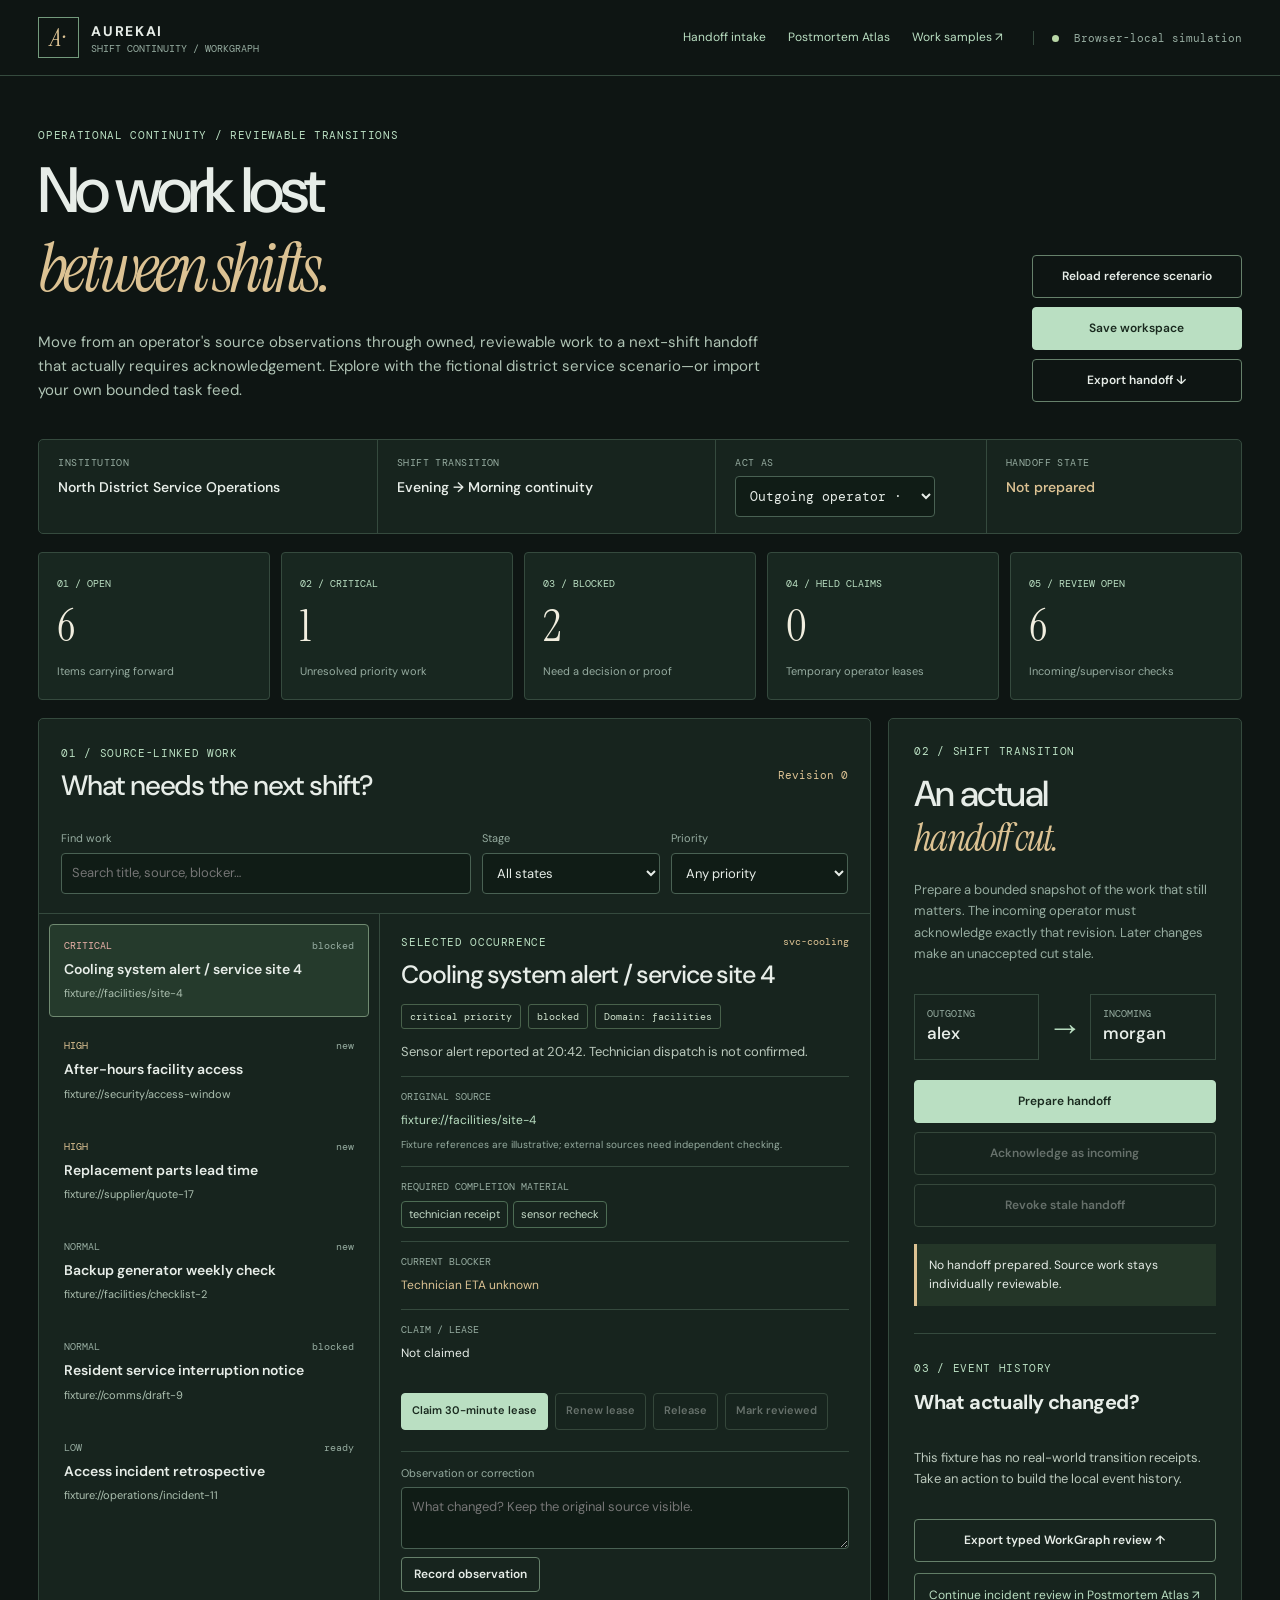
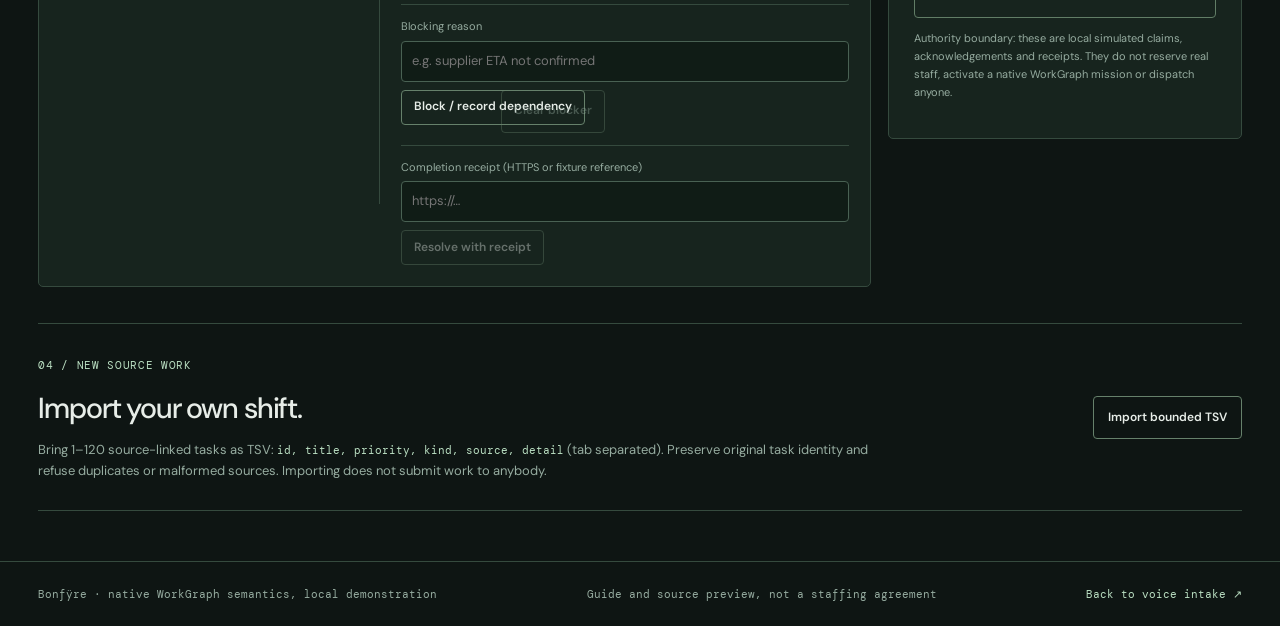
<file: site/continuity/index.html>
<!doctype html><html lang="en"><head><meta charset="utf-8">
<meta name="viewport" content="width=device-width,initial-scale=1"><meta name="color-scheme" content="dark">
<meta name="description" content="Aurekai Shift Continuity: source-linked operator handoffs, task ownership, incident review, acknowledged next-shift work and correction receipts.">
<link rel="canonical" href="https://nickgonzales76017.github.io/pages-shift-handoff/continuity/">
<link rel="stylesheet" href="./studio.css"><script type="module" src="./studio.mjs"></script>
<title>Shift Continuity Studio · Aurekai</title></head><body>
<a class="skip" href="#work">Skip to workbench</a>
<header class="topbar">
<a class="identity" href="../"><span class="brandmark">A·</span><span>AUREKAI<small>SHIFT CONTINUITY / WORKGRAPH</small></span></a>
<nav aria-label="Navigate Aurekai experiences"><a href="../">Handoff intake</a><a href="https://nickgonzales76017.github.io/pages-postmortem-atlas/">Postmortem Atlas</a><a href="https://nickgonzales76017.github.io/bonfyre/#experiences">Work samples ↗</a></nav>
<span class="local"><span class="dot"></span> Browser-local simulation</span>
</header>
<main id="work">
<section class="intro"><div class="eyebrow">OPERATIONAL CONTINUITY / REVIEWABLE TRANSITIONS</div>
<div class="hero"><div><h1>No work lost<br><em>between shifts.</em></h1><p>Move from an operator's source observations through owned, reviewable work to a next-shift handoff that actually requires acknowledgement. Explore with the fictional district service scenario—or import your own bounded task feed.</p></div>
<div class="hero-actions"><button id="load" class="quiet" type="button">Reload reference scenario</button><button id="save" class="primary" type="button">Save workspace</button><button id="export" class="outline" type="button">Export handoff ↓</button></div></div>
</section>
<section class="controlbar" aria-label="Shift ownership">
<div class="cell"><span>INSTITUTION</span><strong id="team">North District Service Operations</strong></div>
<div class="cell"><span>SHIFT TRANSITION</span><strong id="shift">Evening → Morning continuity</strong></div>
<label class="cell actor">ACT AS <select id="actor" aria-label="Choose simulated actor"></select></label>
<div class="cell state"><span>HANDOFF STATE</span><strong id="handoffState">Not prepared</strong></div>
</section>
<section class="metrics" aria-label="Current work state">
<div class="metric"><span>01 / OPEN</span><strong id="openCount">—</strong><small>Items carrying forward</small></div>
<div class="metric"><span>02 / CRITICAL</span><strong id="criticalCount">—</strong><small>Unresolved priority work</small></div>
<div class="metric"><span>03 / BLOCKED</span><strong id="blockedCount">—</strong><small>Need a decision or proof</small></div>
<div class="metric"><span>04 / HELD CLAIMS</span><strong id="claimCount">—</strong><small>Temporary operator leases</small></div>
<div class="metric"><span>05 / REVIEW OPEN</span><strong id="reviewCount">—</strong><small>Incoming/supervisor checks</small></div>
</section>
<section class="main-grid">
<div class="operations">
<div class="panel-header"><div><span class="eyebrow">01 / SOURCE-LINKED WORK</span><h2>What needs the next shift?</h2></div><span id="revision" class="revision">Revision 0</span></div>
<div class="filters"><label>Find work<input id="query" type="search" placeholder="Search title, source, blocker…" aria-label="Search work"></label>
<label>Stage<select id="stageFilter"><option value="all">All states</option><option value="open">Open work</option><option value="blocked">Blocked</option><option value="claimed">Claimed</option><option value="resolved">Resolved</option></select></label>
<label>Priority<select id="priorityFilter"><option value="all">Any priority</option><option value="critical">Critical</option><option value="high">High</option><option value="normal">Normal</option><option value="low">Low</option></select></label>
</div>
<div class="task-layout">
<div id="taskList" class="task-list" aria-label="Indexed operational tasks"></div>
<section class="detail" aria-label="Selected task detail">
<div class="detail-caption"><span class="eyebrow">SELECTED OCCURRENCE</span><span id="taskId" class="mono">—</span></div>
<h3 id="taskTitle">Choose a work item</h3>
<div class="detail-tags"><span id="taskPriority">—</span><span id="taskStage">—</span><span id="taskOwner">—</span></div>
<p id="taskDescription" class="description"></p>
<div class="source-field"><span>ORIGINAL SOURCE</span><a href="#" id="taskSource" rel="noopener noreferrer" target="_blank">—</a><small>Fixture references are illustrative; external sources need independent checking.</small></div>
<div class="source-field"><span>REQUIRED COMPLETION MATERIAL</span><div id="requirements" class="requirements"></div></div>
<div class="source-field"><span>CURRENT BLOCKER</span><p id="taskBlocker" class="blocker">—</p></div>
<div class="source-field"><span>CLAIM / LEASE</span><p id="taskClaim">Not assigned</p></div>
<div class="actions">
<button type="button" id="claim" class="primary">Claim 30-minute lease</button>
<button type="button" id="renew" class="outline">Renew lease</button>
<button type="button" id="release" class="outline">Release</button>
<button type="button" id="review" class="outline">Mark reviewed</button>
</div>
<div class="forms">
<form id="noteForm" class="action-form"><label>Observation or correction<textarea name="note" required maxlength="1200" rows="2" placeholder="What changed? Keep the original source visible."></textarea></label><button class="small" type="submit">Record observation</button></form>
<form id="blockForm" class="action-form"><label>Blocking reason<input name="reason" required maxlength="260" placeholder="e.g. supplier ETA not confirmed"></label><button class="small" type="submit">Block / record dependency</button><button id="unblock" class="small subtle" type="button">Clear blocker</button></form>
<form id="resolveForm" class="action-form"><label>Completion receipt (HTTPS or fixture reference)<input name="receipt" required maxlength="500" placeholder="https://…"></label><button class="small" type="submit">Resolve with receipt</button></form>
</div>
</section>
</div>
</div>
<aside class="handoff-panel">
<div class="eyebrow">02 / SHIFT TRANSITION</div><h2>An actual<br><em>handoff cut.</em></h2>
<p>Prepare a bounded snapshot of the work that still matters. The incoming operator must acknowledge exactly that revision. Later changes make an unaccepted cut stale.</p>
<div class="handoff-people"><div><span>OUTGOING</span><strong id="outgoing">Alex</strong></div><div class="transfer">→</div><div><span>INCOMING</span><strong id="incoming">Morgan</strong></div></div>
<div class="handoff-actions"><button class="primary" id="prepare" type="button">Prepare handoff</button><button class="outline" id="accept" type="button">Acknowledge as incoming</button><button class="outline" id="revoke" type="button">Revoke stale handoff</button></div>
<div class="handoff-receipt" id="handoffReceipt" aria-live="polite">No handoff prepared. Source work stays individually reviewable.</div>
<hr>
<div class="eyebrow">03 / EVENT HISTORY</div><h3>What actually changed?</h3><div id="journal" class="journal" aria-label="Recorded local transitions"></div>
<button type="button" id="downloadYaff" class="outline full">Export typed WorkGraph review ↑</button>
<a id="postmortem" href="https://nickgonzales76017.github.io/pages-postmortem-atlas/" target="_blank" rel="noopener noreferrer" class="postmortem">Continue incident review in Postmortem Atlas ↗</a>
<p class="legal">Authority boundary: these are local simulated claims, acknowledgements and receipts. They do not reserve real staff, activate a native WorkGraph mission or dispatch anyone.</p>
</aside>
</section>
<section class="import-section"><div><span class="eyebrow">04 / NEW SOURCE WORK</span><h2>Import your own shift.</h2><p>Bring 1–120 source-linked tasks as TSV: <code>id, title, priority, kind, source, detail</code> (tab separated). Preserve original task identity and refuse duplicates or malformed sources. Importing does not submit work to anybody.</p></div><label class="upload">Import bounded TSV<input type="file" id="tsv" hidden accept=".tsv,text/tab-separated-values,text/plain"></label></section>
</main><footer><span>Bonfÿre · native WorkGraph semantics, local demonstration</span><span>Guide and source preview, not a staffing agreement</span><a href="../">Back to voice intake ↗</a></footer>
<div id="toast" class="toast" role="status" aria-live="polite"></div>
</body></html>
</file>
<file: site/continuity/studio.css>
@import url('https://fonts.googleapis.com/css2?family=DM+Sans:wght@400;500;600;700&family=DM+Mono:wght@400;500&family=Instrument+Serif:ital@0;1&display=swap');
:root{color-scheme:dark;--bg:#0e1513;--ink:#e7ede8;--muted:#96aca0;--mint:#badfc2;--gold:#dcc293;--red:#e0a8a0;--line:#354a3e;--panel:#17241e;--raised:#1e3026;--mono:'DM Mono',ui-monospace,monospace;--sans:'DM Sans',system-ui,sans-serif;--serif:'Instrument Serif',Georgia,serif}
*{box-sizing:border-box}body{margin:0;background:var(--bg);color:var(--ink);font:14px/1.6 var(--sans)}a{color:var(--mint);text-decoration:none}a:hover{color:var(--gold)}button,input,select,textarea{font:inherit}button{cursor:pointer}button:disabled{opacity:.38;cursor:not-allowed}input,select,textarea{color:var(--ink);min-height:41px;border:1px solid #496153;border-radius:4px;background:#101c16;padding:9px 10px;font-size:13px;max-width:100%}textarea{resize:vertical}input:focus,select:focus,textarea:focus{border-color:var(--gold);outline:0}button:focus-visible,a:focus-visible{outline:2px solid var(--gold);outline-offset:3px}.skip{position:absolute;top:-90px;left:12px;padding:12px;background:#fff;color:#111;z-index:30}.skip:focus{top:15px}
.topbar{min-height:76px;display:flex;align-items:center;gap:30px;padding:12px clamp(20px,3vw,48px);border-bottom:1px solid var(--line)}.identity{display:flex;align-items:center;gap:12px;font-size:14px;font-weight:700;letter-spacing:.12em;color:var(--ink)}.brandmark{display:grid;place-items:center;width:41px;height:41px;border:1px solid #739a7c;font:italic 25px var(--serif);color:var(--gold)}.identity small{display:block;font:10px var(--mono);color:var(--muted);letter-spacing:0}.topbar nav{margin-left:auto;display:flex;gap:22px}.topbar nav a{font-size:12px;white-space:nowrap}.local{border-left:1px solid var(--line);padding-left:18px;font:11px var(--mono);color:var(--muted);white-space:nowrap}.dot{display:inline-block;background:#b8d6a6;width:7px;height:7px;border-radius:50%;margin-right:8px}
main{max-width:1600px;margin:auto;padding:0 clamp(18px,3vw,48px) 50px}.intro{padding:52px 0 37px}.eyebrow{font:11px var(--mono);text-transform:uppercase;letter-spacing:.06em;color:var(--mint)}.hero{display:flex;gap:28px;justify-content:space-between;align-items:flex-end}.hero h1{font-size:clamp(46px,5vw,72px);letter-spacing:-.065em;line-height:.98;font-weight:500;margin:18px 0}.hero h1 em{font:italic 1.07em var(--serif);color:var(--gold)}.hero p{color:#b0c4b5;font-size:15px;max-width:740px;margin:0}.hero-actions{display:grid;gap:9px;flex:none;min-width:210px}.primary,.outline,.quiet,.small,.upload{display:inline-flex;align-items:center;justify-content:center;border:1px solid #66816b;border-radius:4px;min-height:43px;padding:10px 14px;background:transparent;color:var(--ink);font-size:12px;font-weight:600}.primary{background:var(--mint);border-color:var(--mint);color:#19291e}.primary:hover{background:#deefd9}.outline:hover,.quiet:hover,.small:hover,.upload:hover{background:#304337;border-color:var(--gold)}.small{min-height:35px;padding:6px 12px}.subtle{color:var(--muted)}
.controlbar{display:grid;grid-template-columns:1fr 1fr .8fr .75fr;border:1px solid var(--line);border-radius:5px;background:var(--panel)}.cell{display:flex;flex-direction:column;padding:16px 19px;border-right:1px solid var(--line);gap:7px}.cell:last-child{border:0}.cell span,.cell.actor{font:10px var(--mono);color:var(--muted);letter-spacing:.045em}.cell strong{font-size:14px;font-weight:550}.cell select{width:100%;max-width:200px}.cell.state strong{color:var(--gold)}
.metrics{display:grid;grid-template-columns:repeat(5,1fr);gap:11px;margin:18px 0}.metric{border:1px solid var(--line);background:#182720;border-radius:4px;padding:18px}.metric span{font:10px var(--mono);color:var(--mint)}.metric strong{display:block;font:45px/1.15 var(--serif);margin:7px 0;color:#f1eedf}.metric small{font-size:11px;color:var(--muted)}
.main-grid{display:grid;grid-template-columns:minmax(0,1.65fr) minmax(320px,.7fr);align-items:start;gap:17px}.operations,.handoff-panel{border:1px solid var(--line);background:var(--panel);border-radius:5px;min-width:0}.panel-header{display:flex;justify-content:space-between;gap:12px;align-items:center;padding:22px}.panel-header h2,.handoff-panel h2{font-size:28px;line-height:1.1;font-weight:500;letter-spacing:-.05em;margin:7px 0}.revision{font:11px var(--mono);color:var(--gold)}.filters{display:grid;grid-template-columns:minmax(0,1.5fr) repeat(2,minmax(125px,.65fr));gap:11px;padding:0 22px 19px}.filters label,.forms label{display:grid;gap:5px;color:var(--muted);font-size:11px}.filters input,.filters select{width:100%}
.task-layout{display:grid;grid-template-columns:minmax(260px,.8fr) minmax(0,1.15fr);border-top:1px solid var(--line)}.task-list{max-height:890px;overflow-y:auto;border-right:1px solid var(--line);padding:10px}.task-button{display:block;text-align:left;width:100%;background:transparent;color:var(--ink);border:1px solid transparent;border-radius:4px;margin-bottom:7px;padding:14px}.task-button:hover,.task-button.selected{background:#253a2c;border-color:#708a71}.task-line{display:flex;justify-content:space-between;gap:10px;align-items:center;font:10px var(--mono);color:var(--muted)}.task-button strong{display:block;font-weight:600;margin:6px 0;font-size:14px}.task-button p{font-size:11px;line-height:1.45;color:#acc0b0;margin:0}.task-button .critical{color:#e9b0a7}.task-button .high{color:var(--gold)}.task-button .resolved{color:var(--mint)}
.detail{padding:21px;min-width:0}.detail-caption{display:flex;gap:10px;justify-content:space-between}.mono{font:10px var(--mono);color:var(--gold)}.detail h3{font-size:25px;line-height:1.15;letter-spacing:-.045em;font-weight:500;margin:12px 0 14px}.detail-tags{display:flex;gap:7px;flex-wrap:wrap}.detail-tags span{font:10px var(--mono);color:#d0e3ce;border:1px solid #48614b;padding:5px 8px;border-radius:3px}.description{font-size:13px;color:#bbc9bd;line-height:1.6}.source-field{border-top:1px solid var(--line);padding:13px 0}.source-field>span{font:10px var(--mono);color:var(--muted);display:block;margin-bottom:8px}.source-field a{display:block;word-break:break-word;font-size:12px}.source-field small{display:block;color:var(--muted);font-size:10px;margin-top:7px}.source-field p{font-size:12px;margin:0}.requirements{display:flex;flex-wrap:wrap;gap:5px}.requirements span{border:1px solid #4d6c54;border-radius:4px;padding:4px 7px;color:#c6dcc9;font-size:11px}.blocker{color:var(--gold)}.detail .actions{display:flex;flex-wrap:wrap;gap:7px;margin:17px 0}.detail .actions button{font-size:11px;min-height:37px;padding:8px 10px}.forms{display:grid;gap:12px;margin-top:21px}.action-form{display:grid;gap:8px;border-top:1px solid var(--line);padding-top:13px}.action-form label{font-size:11px}.action-form button{justify-self:start}.action-form .subtle{margin-left:100px;margin-top:-43px}
.handoff-panel{padding:25px}.handoff-panel h2{font-size:36px;margin:16px 0}.handoff-panel h2 em{font:italic 1.05em var(--serif);color:var(--gold)}.handoff-panel>p{color:var(--muted);font-size:13px;line-height:1.65}.handoff-people{display:grid;grid-template-columns:1fr auto 1fr;align-items:center;margin:29px 0 20px}.handoff-people div{border:1px solid var(--line);padding:12px}.handoff-people div.transfer{border:0;font:35px var(--serif);padding:8px;color:var(--mint)}.handoff-people span{display:block;font:10px var(--mono);color:var(--muted)}.handoff-people strong{font-size:17px;font-weight:550}.handoff-actions{display:grid;gap:9px}.handoff-receipt{margin:17px 0;border-left:3px solid var(--gold);padding:12px;background:#243628;font-size:12px;overflow-wrap:anywhere}.handoff-panel hr{border:0;border-top:1px solid var(--line);margin:27px 0}.handoff-panel h3{font-size:20px;letter-spacing:-.03em;margin:11px 0 17px}.journal{display:grid;gap:8px;max-height:330px;overflow-y:auto;margin-bottom:16px}.event{background:#122018;border:1px solid #3e5845;padding:9px;font-size:11px}.event strong{display:block;font-size:12px}.event time,.event small{font:10px var(--mono);color:var(--muted)}.full{width:100%}.postmortem{display:block;text-align:center;border:1px solid #617d66;border-radius:4px;padding:12px;margin-top:11px;font-size:12px}.legal{font-size:11px!important;line-height:1.6}
.import-section{display:flex;justify-content:space-between;gap:25px;border-top:1px solid var(--line);border-bottom:1px solid var(--line);margin-top:36px;padding:29px 0}.import-section h2{font-size:29px;font-weight:500;letter-spacing:-.04em;margin:9px 0}.import-section p{font-size:13px;color:var(--muted);max-width:850px;margin:0}.import-section code{font:11px var(--mono);color:var(--mint)}.upload{align-self:center;white-space:nowrap;cursor:pointer}footer{border-top:1px solid var(--line);padding:25px clamp(20px,3vw,48px);display:flex;gap:16px;justify-content:space-between;color:var(--muted);font:11px var(--mono)}.toast{position:fixed;bottom:20px;right:22px;max-width:min(420px,88vw);padding:13px 19px;border:1px solid #55785e;border-radius:5px;background:#c6e0c4;color:#193021;opacity:0;pointer-events:none;transition:opacity .2s;z-index:90}
@media(max-width:1160px){.main-grid{grid-template-columns:1fr}.topbar nav{gap:12px}.local{display:none}.handoff-panel{display:grid;grid-template-columns:1fr 1fr;column-gap:28px}.handoff-panel>p,.handoff-people,.handoff-actions,.handoff-receipt{grid-column:1}.handoff-panel hr,.handoff-panel .journal,.handoff-panel h3,.handoff-panel .postmortem,.handoff-panel .legal,.handoff-panel .full{grid-column:2}.handoff-panel hr{display:none}.handoff-panel h3{margin-top:-45px}}
@media(max-width:800px){.topbar{flex-wrap:wrap}.topbar nav{margin-left:0;width:100%;order:3;overflow-x:auto}.hero{display:block}.hero-actions{display:flex;flex-wrap:wrap;margin-top:22px}.metrics{grid-template-columns:repeat(3,1fr)}.controlbar{grid-template-columns:1fr 1fr}.cell:nth-child(2){border:0}.task-layout{grid-template-columns:1fr}.task-list{display:flex;overflow-x:auto;border:0;border-bottom:1px solid var(--line);max-height:220px}.task-button{min-width:210px;max-width:270px}.handoff-panel{display:block}.handoff-panel h3{margin-top:18px}}
@media(max-width:520px){main{padding:0 12px 25px}.intro{padding:32px 0}.hero h1{font-size:49px}.hero-actions{display:grid}.controlbar{grid-template-columns:1fr}.cell{border:0;border-bottom:1px solid var(--line)!important}.metrics{grid-template-columns:repeat(2,1fr);gap:7px}.metric{padding:13px}.metric strong{font-size:32px}.filters{grid-template-columns:1fr 1fr;padding:0 15px 18px}.filters label:first-child{grid-column:1/-1}.panel-header{padding:16px}.detail{padding:16px}.handoff-panel{padding:17px}.import-section{display:block}.upload{margin-top:15px}footer{flex-direction:column}}
@media(prefers-reduced-motion:reduce){*{transition:none!important;scroll-behavior:auto!important}}
</file>
